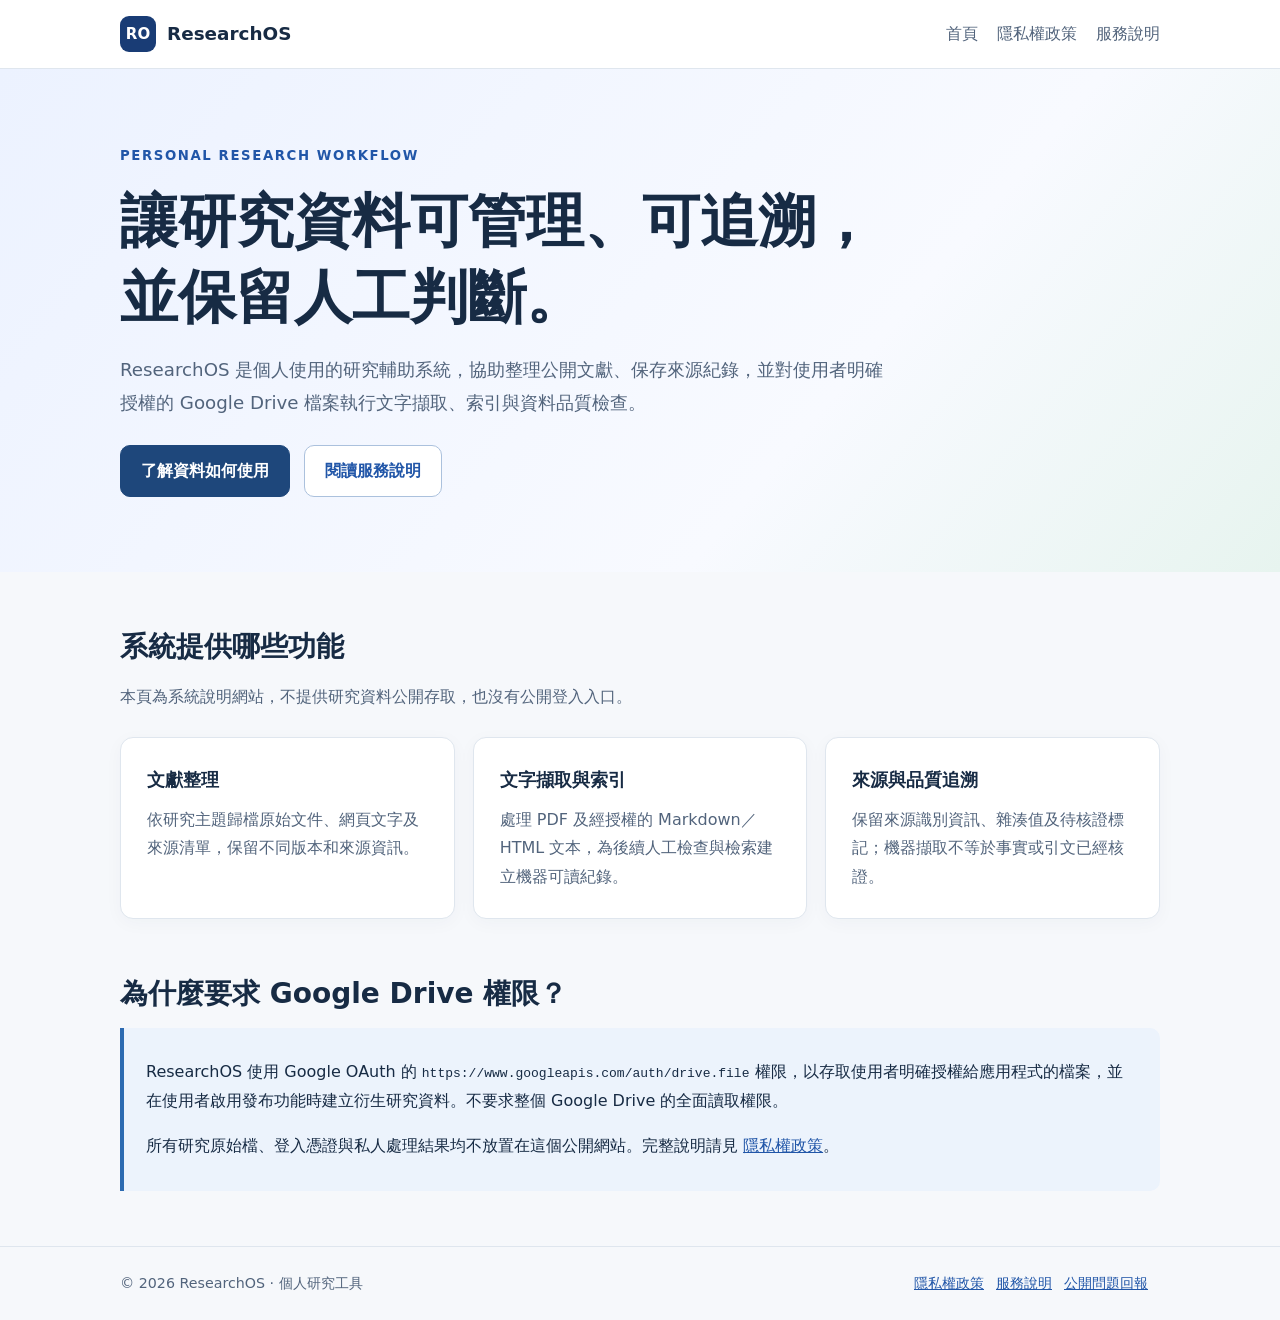
<file: index.html>
<!doctype html>
<html lang="zh-Hant-TW"><head><meta charset="utf-8"><meta name="viewport" content="width=device-width,initial-scale=1"><meta name="description" content="ResearchOS 是個人使用的研究資料管理及文獻處理工具，支援使用者授權的 Google Drive 檔案讀取、來源追溯與研究工作流程。"><title>ResearchOS｜個人研究資料與文獻處理系統</title><link rel="stylesheet" href="styles.css"></head>
<body><header class="topbar"><div class="wrap"><a class="logo" href="./"><span class="logo-mark" aria-hidden="true">RO</span>ResearchOS</a><nav aria-label="主選單"><a href="./">首頁</a><a href="privacy.html">隱私權政策</a><a href="terms.html">服務說明</a></nav></div></header>
<section class="hero"><div class="wrap"><div class="eyebrow">PERSONAL RESEARCH WORKFLOW</div><h1>讓研究資料可管理、可追溯，並保留人工判斷。</h1><p>ResearchOS 是個人使用的研究輔助系統，協助整理公開文獻、保存來源紀錄，並對使用者明確授權的 Google Drive 檔案執行文字擷取、索引與資料品質檢查。</p><div class="buttons"><a class="button primary" href="privacy.html">了解資料如何使用</a><a class="button" href="terms.html">閱讀服務說明</a></div></div></section>
<section class="section"><div class="wrap"><h2>系統提供哪些功能</h2><p class="subtext">本頁為系統說明網站，不提供研究資料公開存取，也沒有公開登入入口。</p><div class="cards"><div class="card"><h3>文獻整理</h3><p>依研究主題歸檔原始文件、網頁文字及來源清單，保留不同版本和來源資訊。</p></div><div class="card"><h3>文字擷取與索引</h3><p>處理 PDF 及經授權的 Markdown／HTML 文本，為後續人工檢查與檢索建立機器可讀紀錄。</p></div><div class="card"><h3>來源與品質追溯</h3><p>保留來源識別資訊、雜湊值及待核證標記；機器擷取不等於事實或引文已經核證。</p></div></div></div></section>
<section class="section" style="padding-top:0"><div class="wrap"><h2>為什麼要求 Google Drive 權限？</h2><div class="notice"><p>ResearchOS 使用 Google OAuth 的 <code>https://www.googleapis.com/auth/drive.file</code> 權限，以存取使用者明確授權給應用程式的檔案，並在使用者啟用發布功能時建立衍生研究資料。不要求整個 Google Drive 的全面讀取權限。</p><p>所有研究原始檔、登入憑證與私人處理結果均不放置在這個公開網站。完整說明請見 <a href="privacy.html">隱私權政策</a>。</p></div></div></section>
<footer class="footer"><div class="wrap"><span>© 2026 ResearchOS · 個人研究工具</span><span><a href="privacy.html">隱私權政策</a><a href="terms.html">服務說明</a><a href="https://github.com/freedomfreedomfreedomfreedom/researchos-site/issues">公開問題回報</a></span></div></footer></body></html>
</file>
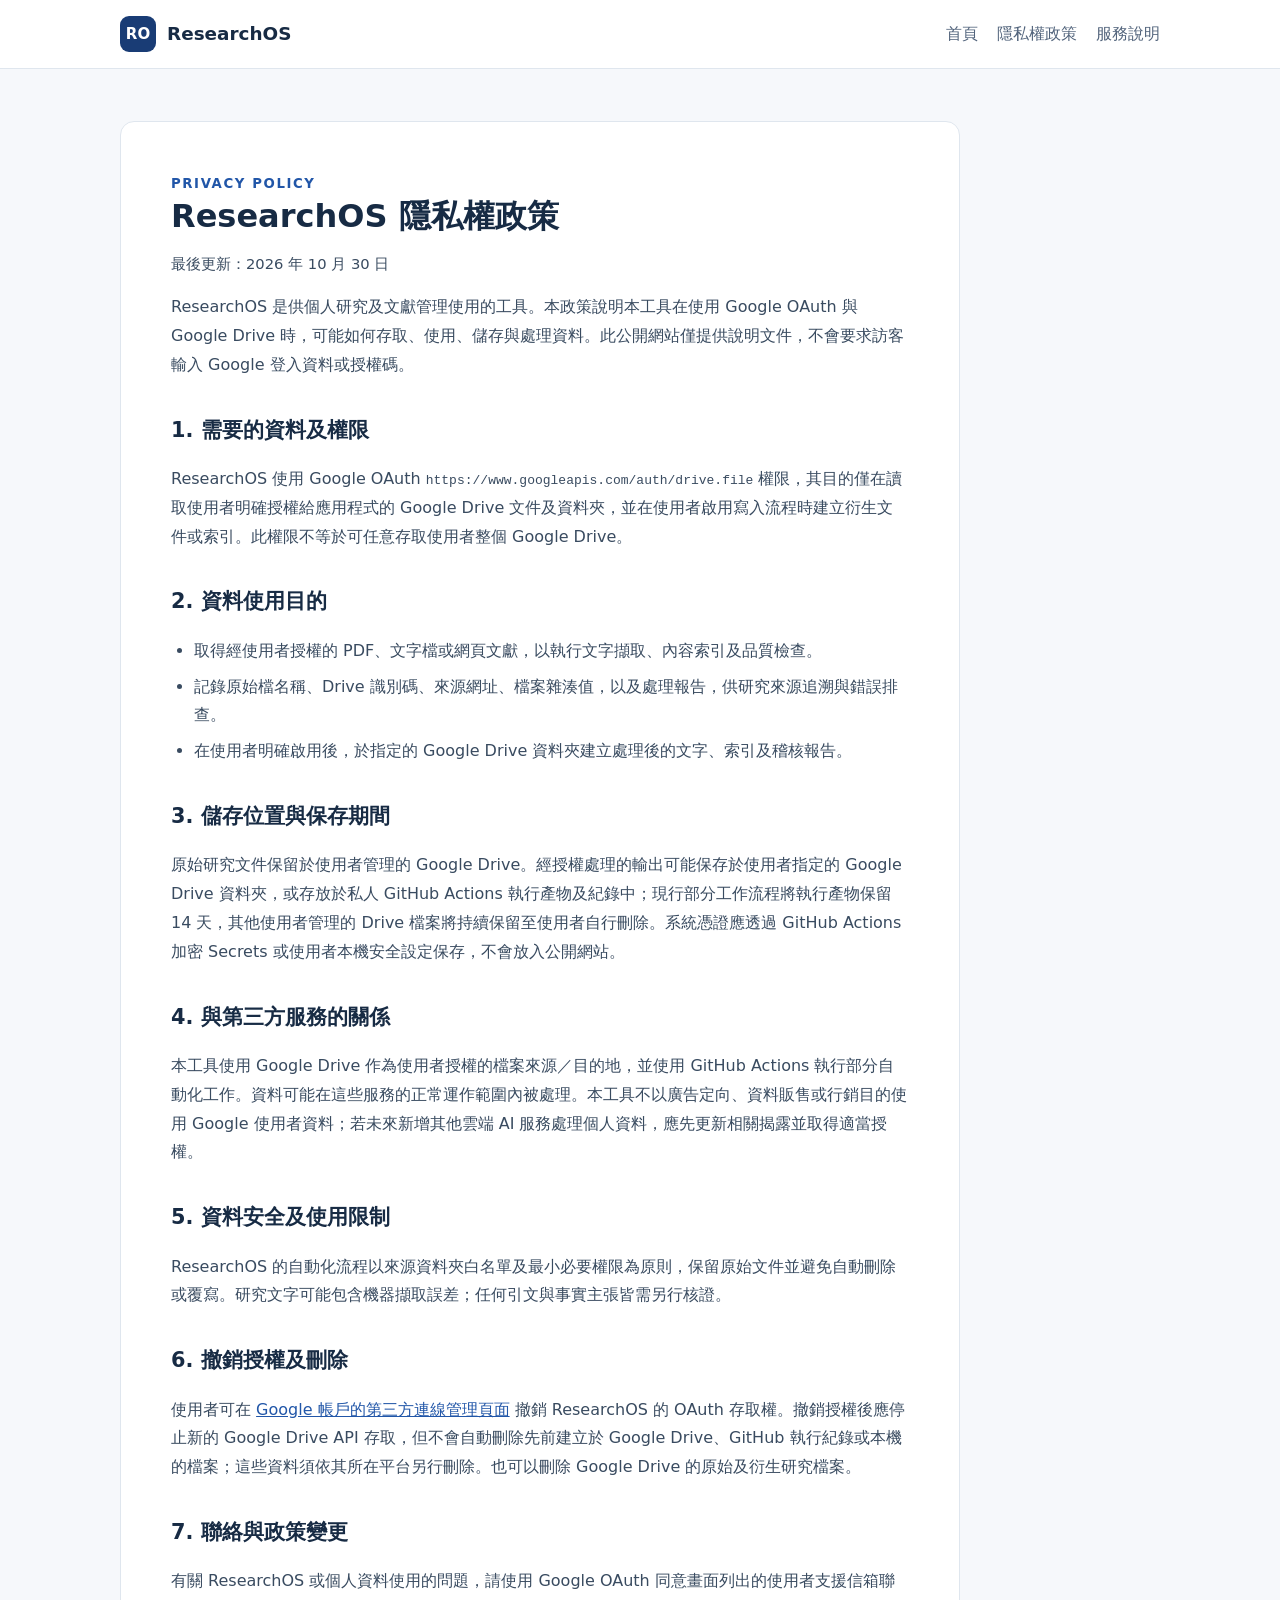
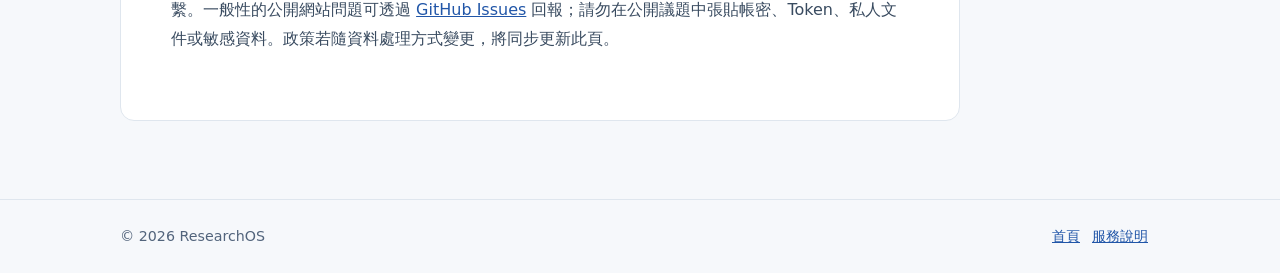
<file: privacy.html>
<!doctype html>
<html lang="zh-Hant-TW"><head><meta charset="utf-8"><meta name="viewport" content="width=device-width,initial-scale=1"><meta name="description" content="ResearchOS 隱私權政策：Google Drive 存取範圍、研究資料處理、儲存、安全與撤銷權限。"><title>隱私權政策｜ResearchOS</title><link rel="stylesheet" href="styles.css"></head><body><header class="topbar"><div class="wrap"><a class="logo" href="./"><span class="logo-mark" aria-hidden="true">RO</span>ResearchOS</a><nav aria-label="主選單"><a href="./">首頁</a><a href="privacy.html" aria-current="page">隱私權政策</a><a href="terms.html">服務說明</a></nav></div></header>
<div class="article"><div class="wrap"><main><div class="eyebrow">PRIVACY POLICY</div><h1>ResearchOS 隱私權政策</h1><p class="meta">最後更新：2026 年 10 月 30 日</p>
<p>ResearchOS 是供個人研究及文獻管理使用的工具。本政策說明本工具在使用 Google OAuth 與 Google Drive 時，可能如何存取、使用、儲存與處理資料。此公開網站僅提供說明文件，不會要求訪客輸入 Google 登入資料或授權碼。</p>
<h2>1. 需要的資料及權限</h2><p>ResearchOS 使用 Google OAuth <code>https://www.googleapis.com/auth/drive.file</code> 權限，其目的僅在讀取使用者明確授權給應用程式的 Google Drive 文件及資料夾，並在使用者啟用寫入流程時建立衍生文件或索引。此權限不等於可任意存取使用者整個 Google Drive。</p>
<h2>2. 資料使用目的</h2><ul><li>取得經使用者授權的 PDF、文字檔或網頁文獻，以執行文字擷取、內容索引及品質檢查。</li><li>記錄原始檔名稱、Drive 識別碼、來源網址、檔案雜湊值，以及處理報告，供研究來源追溯與錯誤排查。</li><li>在使用者明確啟用後，於指定的 Google Drive 資料夾建立處理後的文字、索引及稽核報告。</li></ul>
<h2>3. 儲存位置與保存期間</h2><p>原始研究文件保留於使用者管理的 Google Drive。經授權處理的輸出可能保存於使用者指定的 Google Drive 資料夾，或存放於私人 GitHub Actions 執行產物及紀錄中；現行部分工作流程將執行產物保留 14 天，其他使用者管理的 Drive 檔案將持續保留至使用者自行刪除。系統憑證應透過 GitHub Actions 加密 Secrets 或使用者本機安全設定保存，不會放入公開網站。</p>
<h2>4. 與第三方服務的關係</h2><p>本工具使用 Google Drive 作為使用者授權的檔案來源／目的地，並使用 GitHub Actions 執行部分自動化工作。資料可能在這些服務的正常運作範圍內被處理。本工具不以廣告定向、資料販售或行銷目的使用 Google 使用者資料；若未來新增其他雲端 AI 服務處理個人資料，應先更新相關揭露並取得適當授權。</p>
<h2>5. 資料安全及使用限制</h2><p>ResearchOS 的自動化流程以來源資料夾白名單及最小必要權限為原則，保留原始文件並避免自動刪除或覆寫。研究文字可能包含機器擷取誤差；任何引文與事實主張皆需另行核證。</p>
<h2>6. 撤銷授權及刪除</h2><p>使用者可在 <a href="https://myaccount.google.com/connections">Google 帳戶的第三方連線管理頁面</a> 撤銷 ResearchOS 的 OAuth 存取權。撤銷授權後應停止新的 Google Drive API 存取，但不會自動刪除先前建立於 Google Drive、GitHub 執行紀錄或本機的檔案；這些資料須依其所在平台另行刪除。也可以刪除 Google Drive 的原始及衍生研究檔案。</p>
<h2>7. 聯絡與政策變更</h2><p>有關 ResearchOS 或個人資料使用的問題，請使用 Google OAuth 同意畫面列出的使用者支援信箱聯繫。一般性的公開網站問題可透過 <a href="https://github.com/freedomfreedomfreedomfreedom/researchos-site/issues">GitHub Issues</a> 回報；請勿在公開議題中張貼帳密、Token、私人文件或敏感資料。政策若隨資料處理方式變更，將同步更新此頁。</p>
</main></div></div><footer class="footer"><div class="wrap"><span>© 2026 ResearchOS</span><span><a href="./">首頁</a><a href="terms.html">服務說明</a></span></div></footer></body></html>
</file>
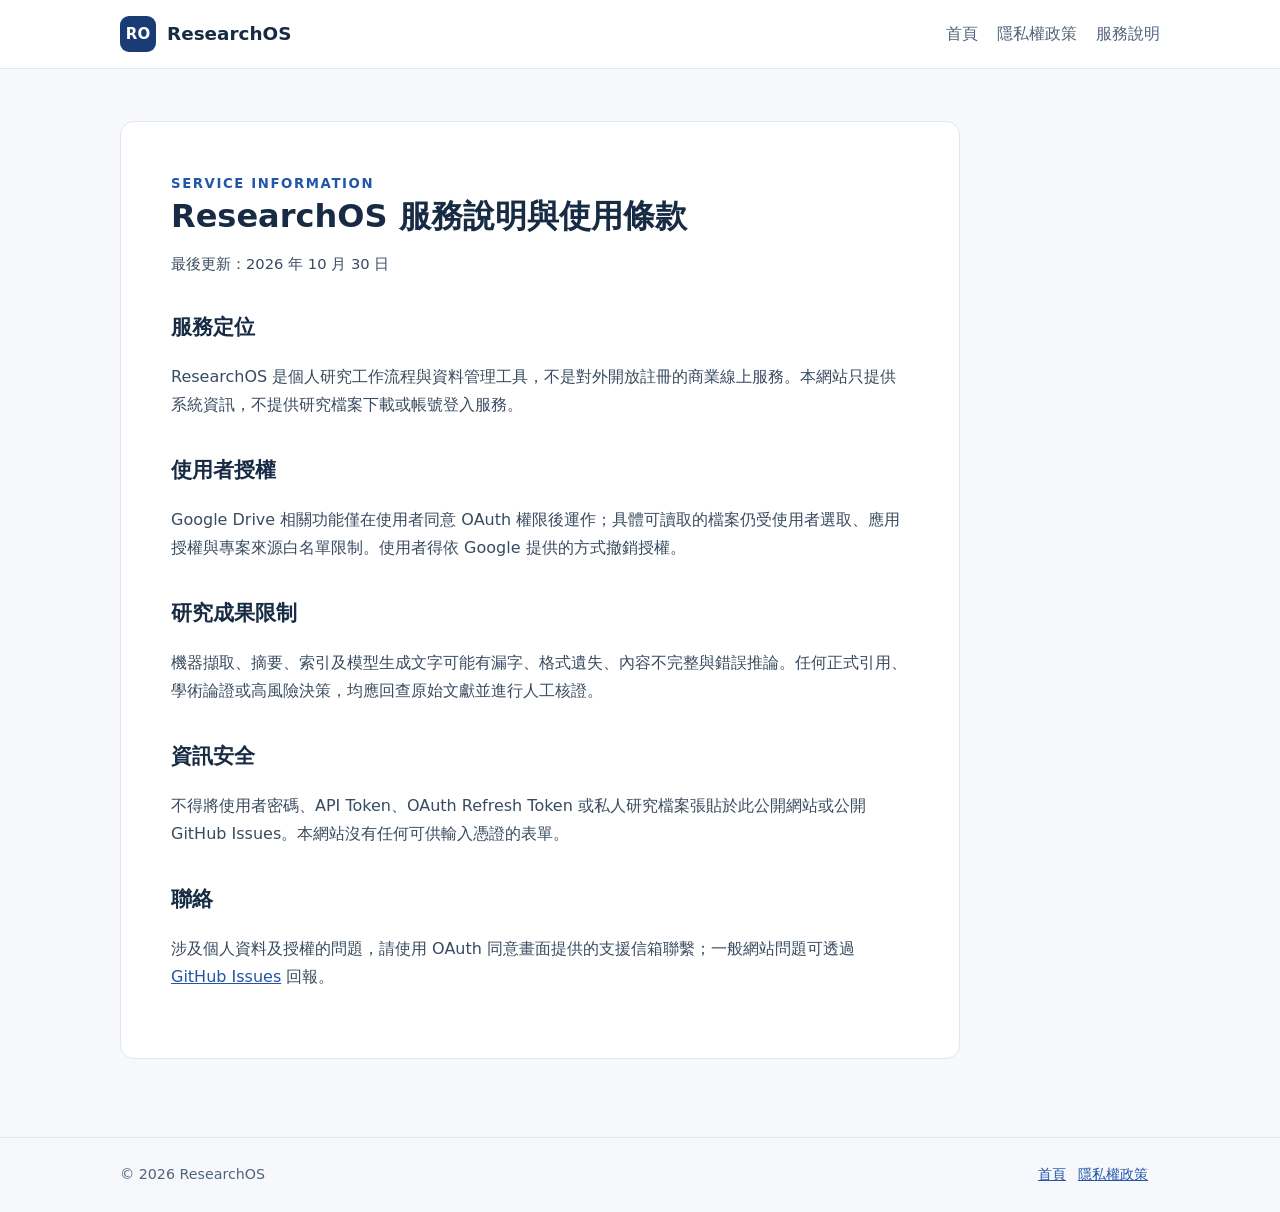
<file: terms.html>
<!doctype html>
<html lang="zh-Hant-TW"><head><meta charset="utf-8"><meta name="viewport" content="width=device-width,initial-scale=1"><meta name="description" content="ResearchOS 的功能範圍、研究資料品質限制及使用說明。"><title>服務說明｜ResearchOS</title><link rel="stylesheet" href="styles.css"></head><body><header class="topbar"><div class="wrap"><a class="logo" href="./"><span class="logo-mark" aria-hidden="true">RO</span>ResearchOS</a><nav aria-label="主選單"><a href="./">首頁</a><a href="privacy.html">隱私權政策</a><a href="terms.html" aria-current="page">服務說明</a></nav></div></header><div class="article"><div class="wrap"><main><div class="eyebrow">SERVICE INFORMATION</div><h1>ResearchOS 服務說明與使用條款</h1><p class="meta">最後更新：2026 年 10 月 30 日</p><h2>服務定位</h2><p>ResearchOS 是個人研究工作流程與資料管理工具，不是對外開放註冊的商業線上服務。本網站只提供系統資訊，不提供研究檔案下載或帳號登入服務。</p><h2>使用者授權</h2><p>Google Drive 相關功能僅在使用者同意 OAuth 權限後運作；具體可讀取的檔案仍受使用者選取、應用授權與專案來源白名單限制。使用者得依 Google 提供的方式撤銷授權。</p><h2>研究成果限制</h2><p>機器擷取、摘要、索引及模型生成文字可能有漏字、格式遺失、內容不完整與錯誤推論。任何正式引用、學術論證或高風險決策，均應回查原始文獻並進行人工核證。</p><h2>資訊安全</h2><p>不得將使用者密碼、API Token、OAuth Refresh Token 或私人研究檔案張貼於此公開網站或公開 GitHub Issues。本網站沒有任何可供輸入憑證的表單。</p><h2>聯絡</h2><p>涉及個人資料及授權的問題，請使用 OAuth 同意畫面提供的支援信箱聯繫；一般網站問題可透過 <a href="https://github.com/freedomfreedomfreedomfreedom/researchos-site/issues">GitHub Issues</a> 回報。</p></main></div></div><footer class="footer"><div class="wrap"><span>© 2026 ResearchOS</span><span><a href="./">首頁</a><a href="privacy.html">隱私權政策</a></span></div></footer></body></html>
</file>
<file: styles.css>
:root{color-scheme:light;--ink:#172b44;--muted:#52647c;--border:#dfe6ee;--accent:#2156a8;--bg:#f6f8fb;--surface:#fff}*{box-sizing:border-box}html{scroll-behavior:smooth}body{margin:0;color:var(--ink);background:var(--bg);font-family:system-ui,-apple-system,'Segoe UI','Noto Sans TC','Microsoft JhengHei',sans-serif;line-height:1.8}a{color:var(--accent)}a:focus-visible{outline:3px solid #eda839;outline-offset:4px}.wrap{width:min(1040px,calc(100% - 40px));margin:0 auto}.topbar{border-bottom:1px solid var(--border);background:#fff}.topbar .wrap{display:flex;flex-wrap:wrap;gap:18px;justify-content:space-between;align-items:center;padding:16px 0}.logo{display:flex;align-items:center;gap:11px;font-weight:800;font-size:1.15rem;color:var(--ink);text-decoration:none}.logo-mark{border-radius:9px;background:#193c75;color:white;width:36px;height:36px;display:grid;place-items:center;font-size:15px}nav{display:flex;gap:19px;flex-wrap:wrap}nav a{text-decoration:none;color:var(--muted);font-weight:550}nav a:hover{color:var(--accent)}.hero{background:linear-gradient(130deg,#ecf2ff 0%,#f8faff 65%,#e7f4ef 100%);padding:75px 0}.eyebrow{color:var(--accent);font-size:.83rem;letter-spacing:.12em;font-weight:800}.hero h1{font-size:clamp(2.15rem,5vw,3.65rem);max-width:810px;line-height:1.3;margin:16px 0}.hero p{font-size:1.14rem;color:var(--muted);max-width:780px}.buttons{margin-top:25px;display:flex;flex-wrap:wrap;gap:14px}.button{display:inline-block;padding:11px 20px;border:1px solid #abc1dd;border-radius:10px;text-decoration:none;background:#fff;font-weight:650}.button.primary{background:#1e477b;color:#fff;border-color:#1e477b}.section{padding:55px 0}.section h2{font-size:1.75rem;line-height:1.4;margin:0 0 15px}.subtext{color:var(--muted);max-width:780px}.cards{display:grid;grid-template-columns:repeat(3,1fr);gap:18px;margin-top:26px}.card{padding:26px;border-radius:13px;background:white;border:1px solid var(--border);box-shadow:0 4px 18px #20345009}.card h3{font-size:1.12rem;margin:0 0 9px}.card p{margin:0;color:var(--muted)}.notice{border-left:4px solid #2c6ab1;background:#ecf3fc;padding:14px 22px;border-radius:0 10px 10px 0}.article{padding:52px 0 78px}.article main{max-width:840px;padding:clamp(24px,5vw,50px);background:#fff;border-radius:14px;border:1px solid var(--border)}.article h1{font-size:2rem;line-height:1.25;margin:0 0 10px}.article h2{font-size:1.3rem;margin:32px 0 8px}.article p,.article li{color:#394b60}.article li{margin:7px 0}.article ul{padding-left:23px}.meta{font-size:.92rem;color:var(--muted)}.footer{padding:24px 0;border-top:1px solid var(--border);font-size:.89rem;color:var(--muted)}.footer .wrap{display:flex;flex-wrap:wrap;justify-content:space-between;gap:13px}.footer a{margin-right:12px}@media(max-width:750px){.cards{grid-template-columns:1fr}.hero{padding:55px 0}.topbar .wrap{align-items:flex-start}nav{gap:14px}}
</file>
